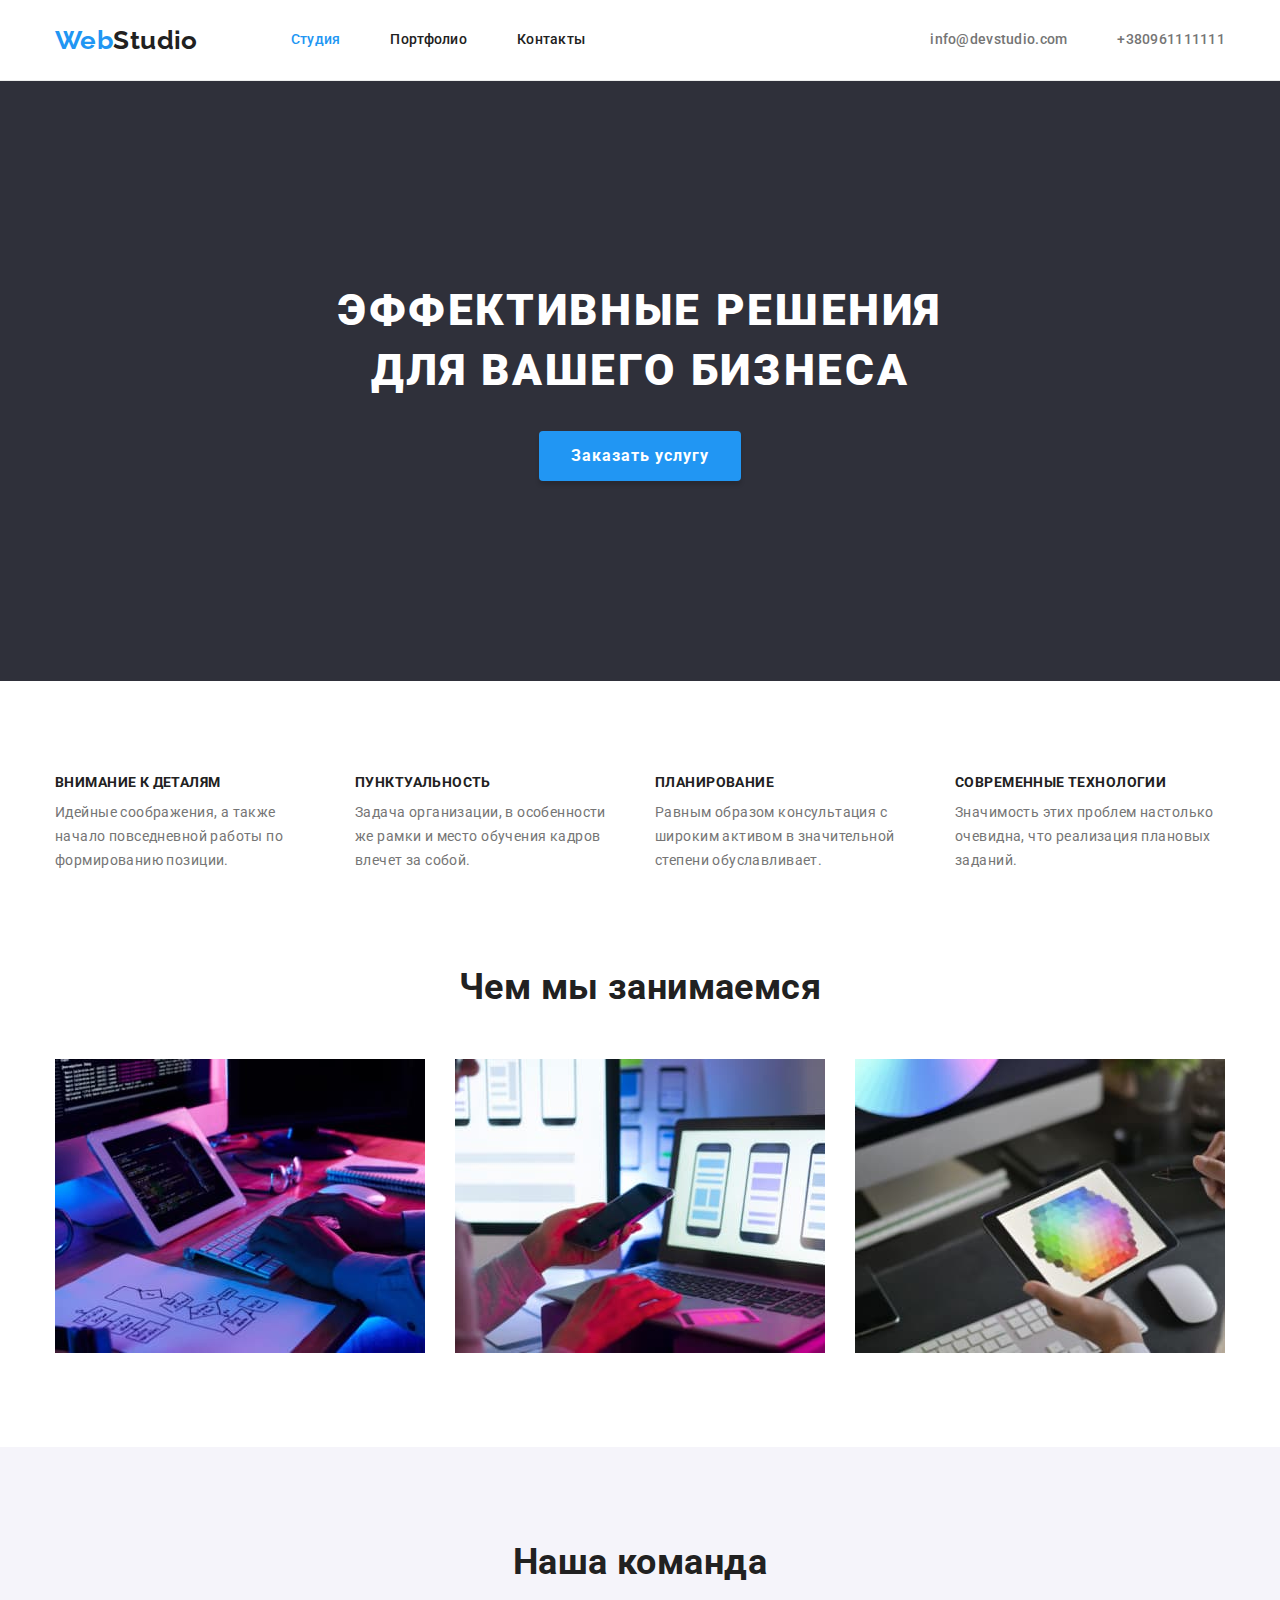
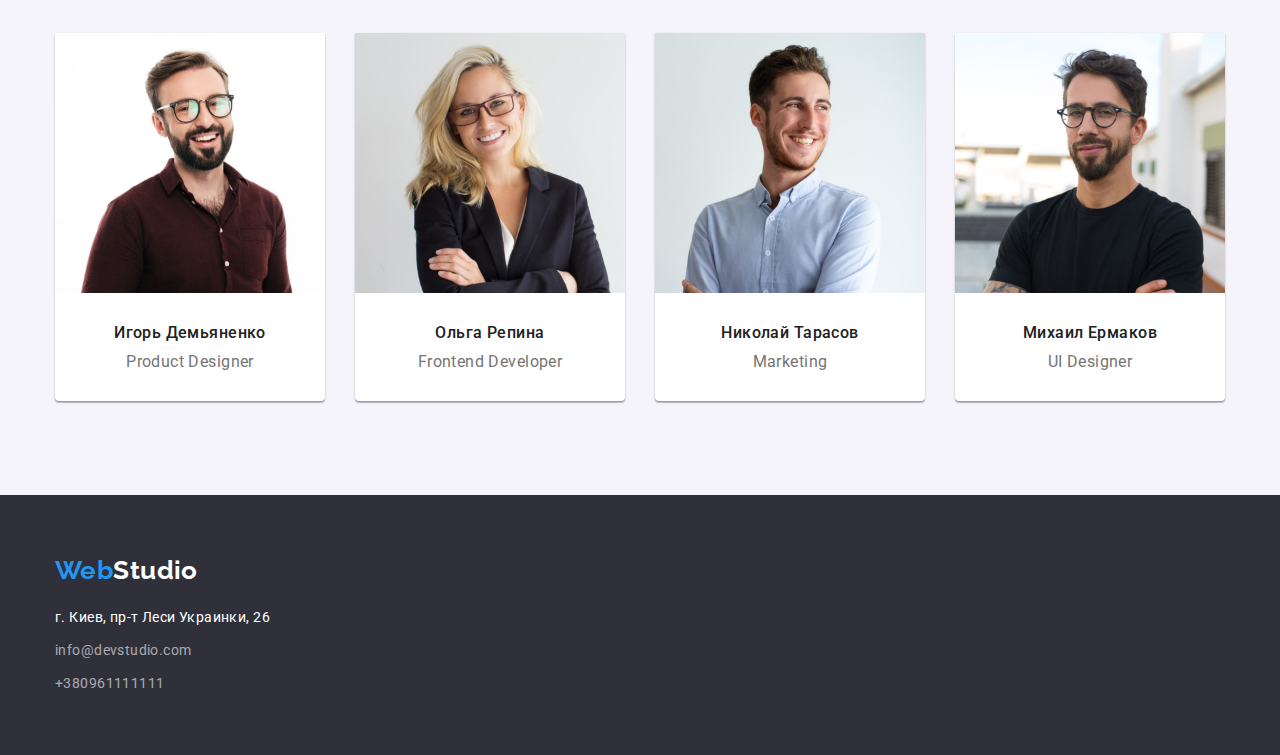
<file: index.html>
<!DOCTYPE html>
<html lang="ru">
  <head>
    <meta charset="UTF-8" />
    <meta http-equiv="X-UA-Compatible" content="IE=edge" />
    <meta name="viewport" content="width=device-width, initial-scale=1.0" />
    <title>goit-markup-hw-03 - Студия</title>
    <link rel="preconnect" href="https://fonts.googleapis.com" />
    <link rel="preconnect" href="https://fonts.gstatic.com" crossorigin />
    <link
      href="https://fonts.googleapis.com/css2?family=Raleway:wght@700&family=Roboto:wght@400;500;700;900&display=swap"
      rel="stylesheet"
    />
    <link rel="stylesheet" href="./css/modern-normalize.css" />
    <link rel="stylesheet" href="./css/styles.css" />
  </head>
  <body>
    <!-- Шапка страницы -->
    <header class="header">
      <div class="container">
        <!-- Логотип -->
        <a class="header-logo logo link" href="./index.html"
          ><span class="logo-begin">Web</span>Studio</a
        >
        <!-- Навигация на другие страницы -->
        <nav class="navigation">
          <ul class="list">
            <li class="item"><a class="link active" href="./index.html">Студия</a></li>
            <li class="item"><a class="link" href="./portfolio.html">Портфолио</a></li>
            <li class="item"><a class="link" href="">Контакты</a></li>
          </ul>
        </nav>
        <!-- Контакты в шапке -->
        <ul class="list header-contact">
          <li class="item">
            <a class="link" href="mailto:info@devstudio.com">info@devstudio.com</a>
          </li>
          <li class="item"><a class="link" href="tel:+380961111111">+380961111111</a></li>
        </ul>
      </div>
    </header>
    <!-- Уникальный контент страницы -->
    <main>
      <!-- Главная секция -->
      <section class="hero">
        <div class="container">
          <h1 class="hero-title">Эффективные решения для вашего бизнеса</h1>
          <button class="hero-btn" type="button">Заказать услугу</button>
        </div>
      </section>
      <!-- Секция преимуществ -->
      <section class="section advantage">
        <div class="container">
          <h2 class="visually-hidden advantage-title title">Преимущества</h2>
          <ul class="advantage-list list">
            <li class="item">
              <h3 class="title">Внимание к деталям</h3>
              <p class="text">
                Идейные соображения, а также начало повседневной работы по формированию позиции.
              </p>
            </li>
            <li class="item">
              <h3 class="title">Пунктуальность</h3>
              <p class="text">
                Задача организации, в особенности же рамки и место обучения кадров влечет за собой.
              </p>
            </li>
            <li class="item">
              <h3 class="title">Планирование</h3>
              <p class="text">
                Равным образом консультация с широким активом в значительной степени обуславливает.
              </p>
            </li>
            <li class="item">
              <h3 class="title">Современные технологии</h3>
              <p class="text">
                Значимость этих проблем настолько очевидна, что реализация плановых заданий.
              </p>
            </li>
          </ul>
        </div>
      </section>
      <!-- Секция изображений о специализации -->
      <section class="section gallery">
        <div class="container">
          <h2 class="gallery-title title">Чем мы занимаемся</h2>
          <ul class="gallery-list list">
            <li class="item">
              <img
                class="item-img"
                src="./images/img1.jpg"
                alt="Человек печатает код на планшете"
                width="370"
              />
            </li>
            <li class="item">
              <img
                class="item-img"
                src="./images/img2.jpg"
                alt="Человек использует телефон и ноутбук"
                width="370"
              />
            </li>
            <li class="item">
              <img
                class="item-img"
                src="./images/img3.jpg"
                alt="Человек использует планшет для выбора цвета"
                width="370"
              />
            </li>
          </ul>
        </div>
      </section>
      <!-- Секция наша команда -->
      <section class="section team">
        <div class="container">
          <h2 class="team-title title">Наша команда</h2>
          <ul class="team-list list">
            <li class="item">
              <img class="item-img" src="./images/igor.jpg" alt="Игорь Демьяненко" width="270" />
              <div class="content">
                <h3 class="title">Игорь Демьяненко</h3>
                <p class="text" lang="en">Product Designer</p>
              </div>
            </li>
            <li class="item">
              <img class="item-img" src="./images/olga.jpg" alt="Ольга Репина" width="270" />
              <div class="content">
                <h3 class="title">Ольга Репина</h3>
                <p class="text" lang="en">Frontend Developer</p>
              </div>
            </li>
            <li class="item">
              <img class="item-img" src="./images/nikolay.jpg" alt="Николай Тарасов" width="270" />
              <div class="content">
                <h3 class="title">Николай Тарасов</h3>
                <p class="text" lang="en">Marketing</p>
              </div>
            </li>
            <li class="item">
              <img class="item-img" src="./images/mihail.jpg" alt="Михаил Ермаков" width="270" />
              <div class="content">
                <h3 class="title">Михаил Ермаков</h3>
                <p class="text" lang="en">UI Designer</p>
              </div>
            </li>
          </ul>
        </div>
      </section>
    </main>
    <!-- Подвал страницы -->
    <footer class="footer">
      <div class="container">
        <!-- Логотип -->
        <a class="footer-logo logo link" href="./index.html"
          ><span class="logo-begin">Web</span>Studio</a
        >
        <!-- Контактная информация -->
        <address class="address">
          <ul class="list footer-contact">
            <li class="item">
              <a
                class="contact-address link"
                href="https://goo.gl/maps/RLv24xydMvbmv4YP6"
                target="_blank"
                rel="noreferrer noopener nofollow"
                >г. Киев, пр-т Леси Украинки, 26</a
              >
            </li>
            <li class="item">
              <a class="link" href="mailto:info@devstudio.com">info@devstudio.com</a>
            </li>
            <li class="item"><a class="link" href="tel:+380961111111">+380961111111</a></li>
          </ul>
        </address>
      </div>
    </footer>
  </body>
</html>
</file>
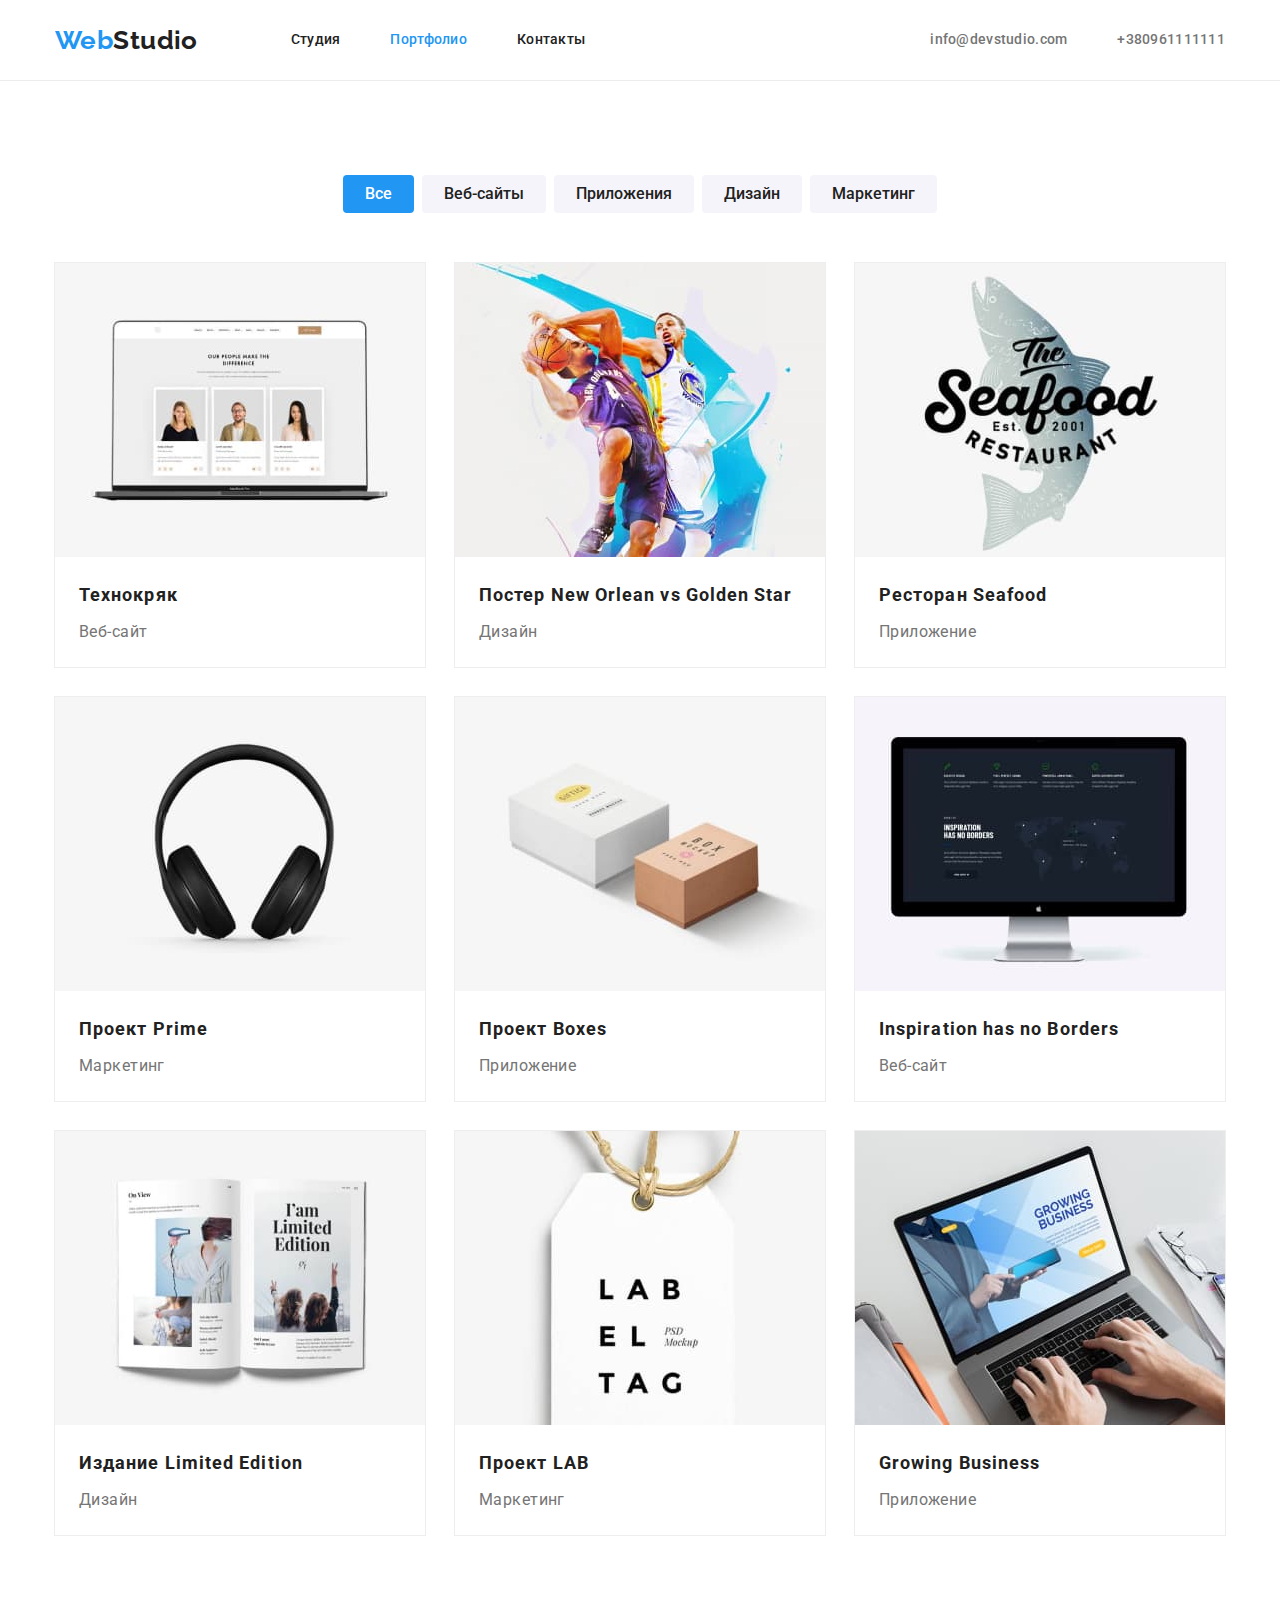
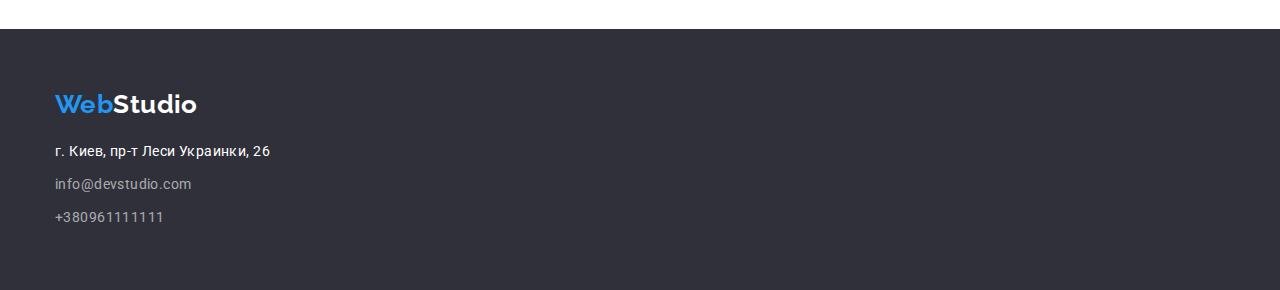
<file: portfolio.html>
<!DOCTYPE html>
<html lang="ru">
  <head>
    <meta charset="UTF-8" />
    <meta http-equiv="X-UA-Compatible" content="IE=edge" />
    <meta name="viewport" content="width=device-width, initial-scale=1.0" />
    <title>goit-markup-hw-03 - Портфолио</title>
    <link rel="preconnect" href="https://fonts.googleapis.com" />
    <link rel="preconnect" href="https://fonts.gstatic.com" crossorigin />
    <link
      href="https://fonts.googleapis.com/css2?family=Raleway:wght@700&family=Roboto:wght@400;500;700;900&display=swap"
      rel="stylesheet"
    />
    <link rel="stylesheet" href="./css/modern-normalize.css" />
    <link rel="stylesheet" href="./css/styles.css" />
  </head>

  <body>
    <!-- Шапка страницы -->
    <header class="header">
      <div class="container">
        <!-- Логотип -->
        <a class="header-logo logo link" href="./index.html"
          ><span class="logo-begin">Web</span>Studio</a
        >
        <!-- Навигация на другие страницы -->
        <nav class="navigation">
          <ul class="list">
            <li class="item"><a class="link" href="./index.html">Студия</a></li>
            <li class="item"><a class="link active" href="./portfolio.html">Портфолио</a></li>
            <li class="item"><a class="link" href="">Контакты</a></li>
          </ul>
        </nav>
        <!-- Контакты в шапке -->
        <ul class="list header-contact">
          <li class="item">
            <a class="link" href="mailto:info@devstudio.com">info@devstudio.com</a>
          </li>
          <li class="item"><a class="link" href="tel:+380961111111">+380961111111</a></li>
        </ul>
      </div>
    </header>
    <!-- Уникальный контент страницы -->
    <main>
      <!-- Главная секция -->
      <section class="section portfolio">
        <div class="container">
          <h1 class="visually-hidden portfolio-title">Портфолио</h1>
          <!-- фильтр -->
          <ul class="portfolio-filtr list">
            <li class="item">
              <button class="portfolio-btn filtr-active" type="button">Все</button>
            </li>
            <li class="item"><button class="portfolio-btn" type="button">Веб-сайты</button></li>
            <li class="item"><button class="portfolio-btn" type="button">Приложения</button></li>
            <li class="item"><button class="portfolio-btn" type="button">Дизайн</button></li>
            <li class="item"><button class="portfolio-btn" type="button">Маркетинг</button></li>
          </ul>
          <ul class="portfolio-list list">
            <li class="item">
              <img class="item-img" src="./images/prtfl-01.jpg" alt="Технокряк" width="370" />
              <div class="content">
                <h2 class="title">Технокряк</h2>
                <p class="text">Веб-сайт</p>
              </div>
            </li>
            <li class="item">
              <img
                class="item-img"
                src="./images/prtfl-02.jpg"
                alt="Постер New Orlean vs Golden Star"
                width="370"
              />
              <div class="content">
                <h2 class="title">Постер <span lang="en">New Orlean vs Golden Star</span></h2>
                <p class="text">Дизайн</p>
              </div>
            </li>
            <li class="item">
              <img
                class="item-img"
                src="./images/prtfl-03.jpg"
                alt="Ресторан Seafood"
                width="370"
              />
              <div class="content">
                <h2 class="title">Ресторан <span lang="en">Seafood</span></h2>
                <p class="text">Приложение</p>
              </div>
            </li>
            <li class="item">
              <img class="item-img" src="./images/prtfl-04.jpg" alt="Проект Prime" width="370" />
              <div class="content">
                <h2 class="title">Проект <span lang="en">Prime</span></h2>
                <p class="text">Маркетинг</p>
              </div>
            </li>
            <li class="item">
              <img class="item-img" src="./images/prtfl-05.jpg" alt="Проект Boxes" width="370" />
              <div class="content">
                <h2 class="title">Проект <span lang="en">Boxes</span></h2>
                <p class="text">Приложение</p>
              </div>
            </li>
            <li class="item">
              <img
                class="item-img"
                src="./images/prtfl-06.jpg"
                alt="Inspiration has no Borders"
                width="370"
              />
              <div class="content">
                <h2 class="title" lang="en">Inspiration has no Borders</h2>
                <p class="text">Веб-сайт</p>
              </div>
            </li>
            <li class="item">
              <img
                class="item-img"
                src="./images/prtfl-07.jpg"
                alt="Издание Limited Edition"
                width="370"
              />
              <div class="content">
                <h2 class="title">Издание <span lang="en">Limited Edition</span></h2>
                <p class="text">Дизайн</p>
              </div>
            </li>
            <li class="item">
              <img class="item-img" src="./images/prtfl-08.jpg" alt="Проект LAB" width="370" />
              <div class="content">
                <h2 class="title">Проект <span lang="en">LAB</span></h2>
                <p class="text">Маркетинг</p>
              </div>
            </li>
            <li class="item">
              <img
                class="item-img"
                src="./images/prtfl-09.jpg"
                alt="Growing Business"
                width="370"
              />
              <div class="content">
                <h2 class="title" lang="en">Growing Business</h2>
                <p class="text">Приложение</p>
              </div>
            </li>
          </ul>
        </div>
      </section>
    </main>
    <!-- Подвал страницы -->
    <footer class="footer">
      <div class="container">
        <!-- Логотип -->
        <a class="footer-logo logo link" href="./index.html"
          ><span class="logo-begin">Web</span>Studio</a
        >
        <!-- Контактная информация -->
        <address class="address">
          <ul class="list footer-contact">
            <li class="item">
              <a
                class="contact-address link"
                href="https://goo.gl/maps/RLv24xydMvbmv4YP6"
                target="_blank"
                rel="noreferrer noopener nofollow"
                >г. Киев, пр-т Леси Украинки, 26</a
              >
            </li>
            <li class="item">
              <a class="link" href="mailto:info@devstudio.com">info@devstudio.com</a>
            </li>
            <li class="item"><a class="link" href="tel:+380961111111">+380961111111</a></li>
          </ul>
        </address>
      </div>
    </footer>
  </body>
</html>
</file>
<file: css/styles.css>
:root {
  --activated-color: #2196f3;
  --general-text-color: #757575;
  --title-text-color: #212121;
  --primary-color: #ffffff;
  --contact-text-color: rgba(255, 255, 255, 0.6);
  --footer-bg-color: #2f303a;
  --secondary-bg-color: #f5f4fa;
  --button-hover-color: #188ce8;
}
/* Общий CSS - начало */
body {
  font-family: Roboto, sans-serif;
  font-size: 14px;
  line-height: 1.71;
  letter-spacing: 0.03em;
  color: var(--general-text-color);
  background-color: var(--primary-color);
}

/* сброс марджинов и паддингов */
h1,
h2,
h3,
h4,
h5,
h6,
p {
  margin: 0;
}

ul {
  margin: 0;
  padding: 0;
}

/* визуальное скрытие блока */
.visually-hidden {
  position: absolute;
  white-space: nowrap;
  width: 1px;
  height: 1px;
  overflow: hidden;
  border: 0;
  padding: 0;
  clip: rect(0 0 0 0);
  clip-path: inset(50%);
  margin: -1px;
}

/* общие свойства контейнеров */
.container {
  width: 1200px;
  padding-left: 15px;
  padding-right: 15px;
  margin-left: auto;
  margin-right: auto;
  /* outline: 1px solid tomato; */
}

/* общие падинги для секций */
.section {
  padding-top: 94px;
  padding-bottom: 94px;
}

/* общие свойства списков */
.list {
  list-style: none;
}
/* ощие свойства для ссылок */
.link {
  text-decoration: none;
}
/* общие свойства логотипа */
.logo {
  font-family: Raleway, sans-serif;
  font-weight: 700;
  font-size: 26px;
  line-height: 1.19;
}

/* Общие свойства изображений */
.item-img {
  display: block;
  max-width: 100%;
  height: auto;
}

/* -------header CSS */
.header {
  border-bottom: 1px solid #ececec;
}

.header .container {
  display: flex;
  align-items: center;
}

/* логотип в header*/
.header-logo {
  display: block;
  padding-top: 24px;
  padding-bottom: 24px;
  margin-right: 93px;
  color: var(--title-text-color);
}
.logo-begin {
  color: var(--activated-color);
}

/* общие свойства списков в шапке */
.header .list {
  display: flex;
  font-weight: 500;
  line-height: 1.14;
  letter-spacing: 0.02em;
}

.header .list .item + .item {
  margin-left: 50px;
}

.header .list .link {
  display: block;
  padding-top: 32px;
  padding-bottom: 32px;
}
/* навигация по сайту */
.navigation .link {
  color: var(--title-text-color);
}

/* контакты в шапке */
.header-contact {
  margin-left: auto;
}

.header-contact .link {
  color: var(--general-text-color);
}

/* общие свойства актив-ссылок в шапке*/
.link.active,
.navigation .link:hover,
.navigation .link:focus,
.header-contact .link:hover,
.header-contact .link:focus {
  color: var(--activated-color);
}
/* -------footer CSS */
.footer {
  padding-top: 60px;
  padding-bottom: 60px;
  background-color: var(--footer-bg-color);
}
/* логотип в footer */
.footer-logo {
  display: inline-block;
  margin-bottom: 20px;
  color: var(--primary-color);
}
/* контакты в footer */
.address {
  font-style: inherit;
}

.footer-contact .item + .item {
  margin-top: 9px;
}

.footer-contact .link {
  color: var(--contact-text-color);
}

.footer-contact .contact-address {
  color: var(--primary-color);
}

/* общие свойства актив-ссылок в футере*/
.footer-contact .link:hover,
.footer-contact .link:focus,
.footer-contact .contact-address:hover,
.footer-contact .contact-address:focus {
  color: var(--activated-color);
}
/* Общий CSS - конец */
/* ----------------------- */
/* index.html CSS - начало */

/* общие свойства заголовков h2, h3 */
.title {
  color: var(--title-text-color);
}

.advantage-title,
.gallery-title,
.team-title {
  font-size: 36px;
  line-height: 1.17;
  text-align: center;
}

/* секция герой */
.hero {
  padding-top: 200px;
  padding-bottom: 200px;

  text-align: center;
  background-color: var(--footer-bg-color);
}

.hero-title {
  width: 696px;
  margin-left: auto;
  margin-right: auto;
  margin-bottom: 30px;
  font-weight: 900;
  font-size: 44px;
  line-height: 1.36;
  letter-spacing: 0.06em;
  text-transform: uppercase;
  color: var(--primary-color);
}
/* кнопка */
.hero-btn {
  padding-top: 10px;
  padding-bottom: 10px;
  padding-left: 32px;
  padding-right: 32px;
  font-family: inherit;
  font-weight: 700;
  font-size: 16px;
  line-height: 1.88;
  letter-spacing: 0.06em;
  color: var(--primary-color);
  background-color: var(--activated-color);
  box-shadow: 0px 4px 4px rgba(0, 0, 0, 0.15);
  border: none;
  border-radius: 4px;
  cursor: pointer;
}

.hero-btn:hover,
.hero-btn:focus {
  background-color: var(--button-hover-color);
}

/* секция преимуществ */
.advantage-list {
  display: flex;
  margin-left: -30px;
}

.advantage-list .item {
  flex-basis: calc(100% / 4 - 30px);
  margin-left: 30px;
}

.advantage-list .title {
  margin-bottom: 10px;
  font-size: inherit;
  line-height: 1.14;
  text-transform: uppercase;
}

/* секция галлерея */
.gallery {
  padding-top: 0;
}

.gallery-title {
  margin-bottom: 50px;
}

.gallery-list {
  display: flex;
}

.gallery-list .item + .item {
  margin-left: 30px;
}

/* секция наша команда */
.team {
  font-size: 16px;
  line-height: 1.19;
  text-align: center;
  background-color: var(--secondary-bg-color);
}

.team-title {
  margin-bottom: 50px;
}

.team-list {
  display: flex;
}

.team-list .title {
  font-size: inherit;
  margin-bottom: 10px;
  font-weight: 500;
}

.team-list .item {
  box-shadow: 0px 1px 3px rgba(0, 0, 0, 0.12), 0px 1px 1px rgba(0, 0, 0, 0.14),
    0px 2px 1px rgba(0, 0, 0, 0.2);
  border-radius: 0px 0px 4px 4px;
  background-color: var(--primary-color);
}

.team-list .item + .item {
  margin-left: 30px;
}

.team-list .content {
  padding-top: 30px;
  padding-bottom: 30px;
}

/* index.html CSS - конец */
/* ----------------------- */
/* portfolio.html CSS - начало */

/* фильтр */
.portfolio-filtr {
  display: flex;
  justify-content: center;
  margin-bottom: 50px;
}

.portfolio-filtr .item + .item {
  margin-left: 8px;
}
.portfolio-btn {
  padding-top: 6px;
  padding-bottom: 6px;
  padding-left: 22px;
  padding-right: 22px;
  font-family: inherit;
  font-weight: 500;
  font-size: 16px;
  line-height: 1.63;
  text-align: center;
  color: var(--title-text-color);
  background-color: var(--secondary-bg-color);
  border: none;
  border-radius: 4px;
  cursor: pointer;
}

.filtr-active {
  color: var(--primary-color);
  background-color: var(--activated-color);
}

.portfolio-btn:hover,
.portfolio-btn:focus {
  color: var(--primary-color);
  background-color: var(--activated-color);
  box-shadow: 0px 3px 1px rgba(0, 0, 0, 0.1), 0px 1px 2px rgba(0, 0, 0, 0.08),
    0px 2px 2px rgba(0, 0, 0, 0.12);
  border-radius: 4px;
}

/* список портфолио */
.portfolio-list {
  display: flex;
  flex-wrap: wrap;
  margin-top: -30px;
  margin-left: -30px;
}

.portfolio-list .item {
  flex-basis: calc((100% - 90px) / 3);
  margin-left: 30px;
  margin-top: 30px;
  outline: 1px solid #eeeeee;
}

.portfolio-list .content {
  padding-top: 20px;
  padding-bottom: 20px;
  padding-left: 24px;
  padding-right: 24px;
}

.portfolio-list .title {
  margin-bottom: 4px;
  font-weight: 700;
  font-size: 18px;
  line-height: 2;
  letter-spacing: 0.06em;
}

.portfolio-list .text {
  font-size: 16px;
  line-height: 1.88;
}
/* portfolio.html CSS - конец */
</file>
